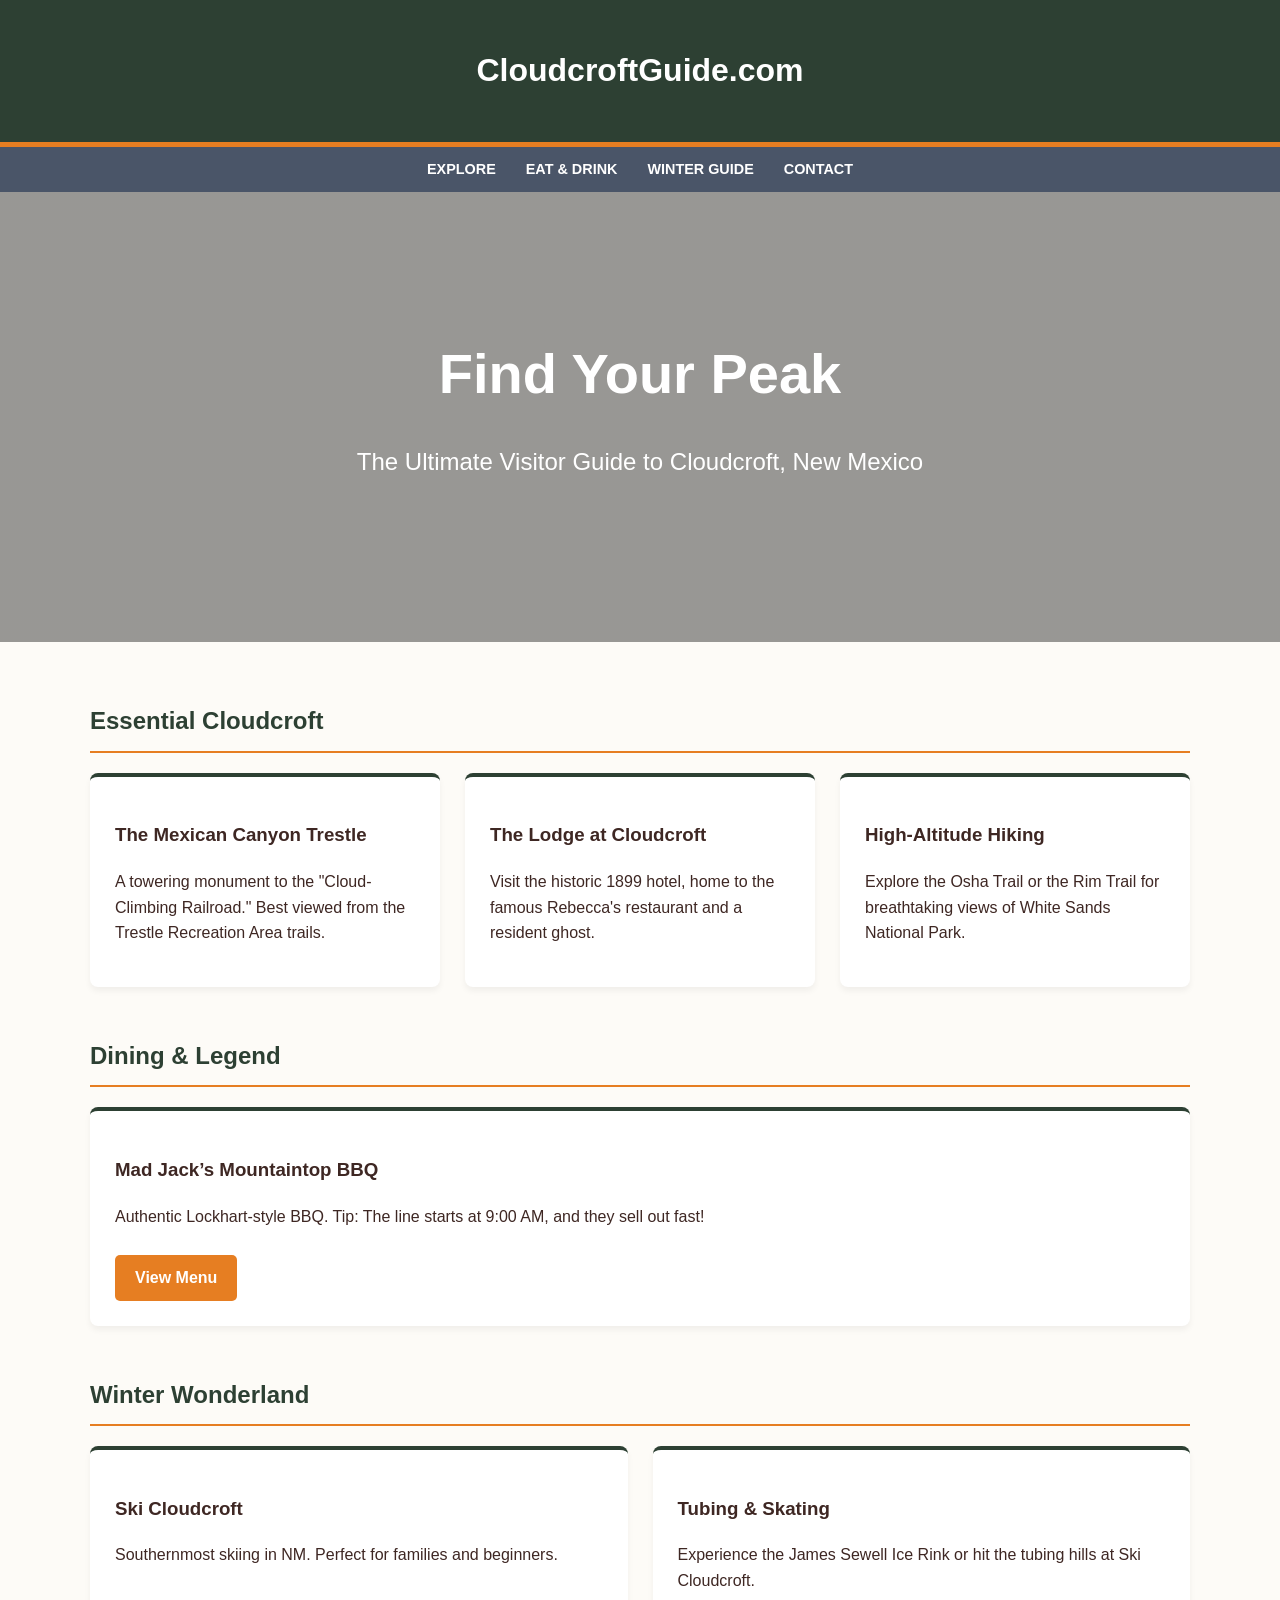
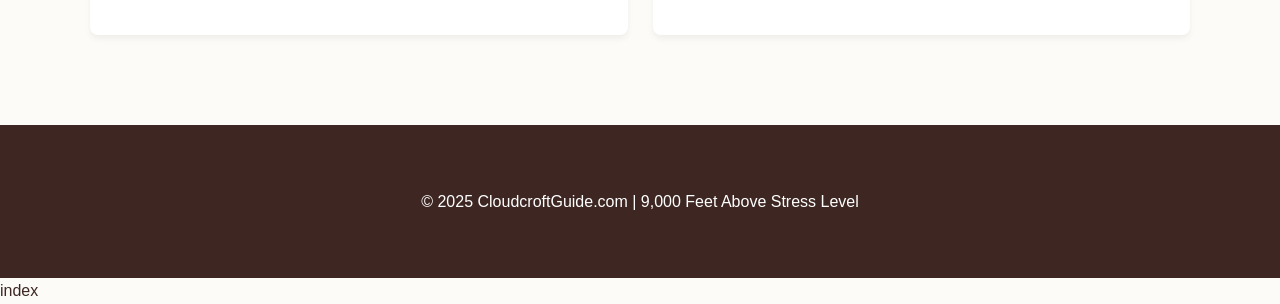
<file: cc-guide/index.html>
<!DOCTYPE html>
<html lang="en">
<head>
    <meta charset="UTF-8">
    <meta name="viewport" content="width=device-width, initial-scale=1.0">
    <title>Cloudcroft Guide | 9,000 Feet Above Stress Level</title>
    <style>
        :root {
            --evergreen: #2D4033;
            --slate: #4A5568;
            --sunset: #E67E22;
            --cream: #FDFBF7;
            --bark: #3E2723;
        }

        body { font-family: 'Segoe UI', sans-serif; margin: 0; background-color: var(--cream); color: var(--bark); line-height: 1.6; }
        header { background: var(--evergreen); color: white; padding: 1.5rem; text-align: center; border-bottom: 5px solid var(--sunset); }
        nav { background: var(--slate); display: flex; justify-content: center; padding: 0.7rem; sticky; top: 0; }
        nav a { color: white; text-decoration: none; margin: 0 15px; font-weight: bold; text-transform: uppercase; font-size: 0.9rem; }
        
        .hero { 
            background: linear-gradient(rgba(0,0,0,0.4), rgba(0,0,0,0.4)), url('https://images.unsplash.com/photo-1464822759023-fed622ff2c3b?auto=format&fit=crop&w=1200&q=80');
            background-size: cover; background-position: center; height: 50vh; display: flex; flex-direction: column; 
            justify-content: center; align-items: center; color: white; text-align: center;
        }

        .container { max-width: 1100px; margin: 0 auto; padding: 40px 20px; }
        .grid { display: grid; grid-template-columns: repeat(auto-fit, minmax(300px, 1fr)); gap: 25px; }
        .card { background: white; padding: 25px; border-radius: 8px; box-shadow: 0 4px 6px rgba(0,0,0,0.05); border-top: 4px solid var(--evergreen); }
        h2 { color: var(--evergreen); border-bottom: 2px solid var(--sunset); padding-bottom: 10px; }
        .btn { background: var(--sunset); color: white; padding: 10px 20px; text-decoration: none; border-radius: 5px; display: inline-block; margin-top: 10px; font-weight: bold; }
        footer { background: var(--bark); color: white; text-align: center; padding: 3rem; margin-top: 50px; }
    </style>
</head>
<body>

<header>
    <h1>CloudcroftGuide.com</h1>
</header>

<nav>
    <a href="#explore">Explore</a>
    <a href="#eat">Eat & Drink</a>
    <a href="#winter">Winter Guide</a>
    <a href="contact.html">Contact</a>
</nav>

<section class="hero">
    <h1 style="font-size: 3.5rem; margin: 0;">Find Your Peak</h1>
    <p style="font-size: 1.5rem;">The Ultimate Visitor Guide to Cloudcroft, New Mexico</p>
</section>

<div class="container">
    <section id="explore">
        <h2>Essential Cloudcroft</h2>
        <div class="grid">
            <div class="card">
                <h3>The Mexican Canyon Trestle</h3>
                <p>A towering monument to the "Cloud-Climbing Railroad." Best viewed from the Trestle Recreation Area trails.</p>
            </div>
            <div class="card">
                <h3>The Lodge at Cloudcroft</h3>
                <p>Visit the historic 1899 hotel, home to the famous Rebecca's restaurant and a resident ghost.</p>
            </div>
            <div class="card">
                <h3>High-Altitude Hiking</h3>
                <p>Explore the Osha Trail or the Rim Trail for breathtaking views of White Sands National Park.</p>
            </div>
        </div>
    </section>

    <section id="eat" style="margin-top: 50px;">
        <h2>Dining & Legend</h2>
        <div class="card">
            <h3>Mad Jack’s Mountaintop BBQ</h3>
            <p>Authentic Lockhart-style BBQ. Tip: The line starts at 9:00 AM, and they sell out fast!</p>
            <a href="https://www.madjacksbbq.com" class="btn">View Menu</a>
        </div>
    </section>

    <section id="winter" style="margin-top: 50px;">
        <h2>Winter Wonderland</h2>
        <div class="grid">
            <div class="card">
                <h3>Ski Cloudcroft</h3>
                <p>Southernmost skiing in NM. Perfect for families and beginners.</p>
            </div>
            <div class="card">
                <h3>Tubing & Skating</h3>
                <p>Experience the James Sewell Ice Rink or hit the tubing hills at Ski Cloudcroft.</p>
            </div>
        </div>
    </section>
</div>

<footer>
    <p>&copy; 2025 CloudcroftGuide.com | 9,000 Feet Above Stress Level</p>
</footer>

</body>
</html>index
</file>
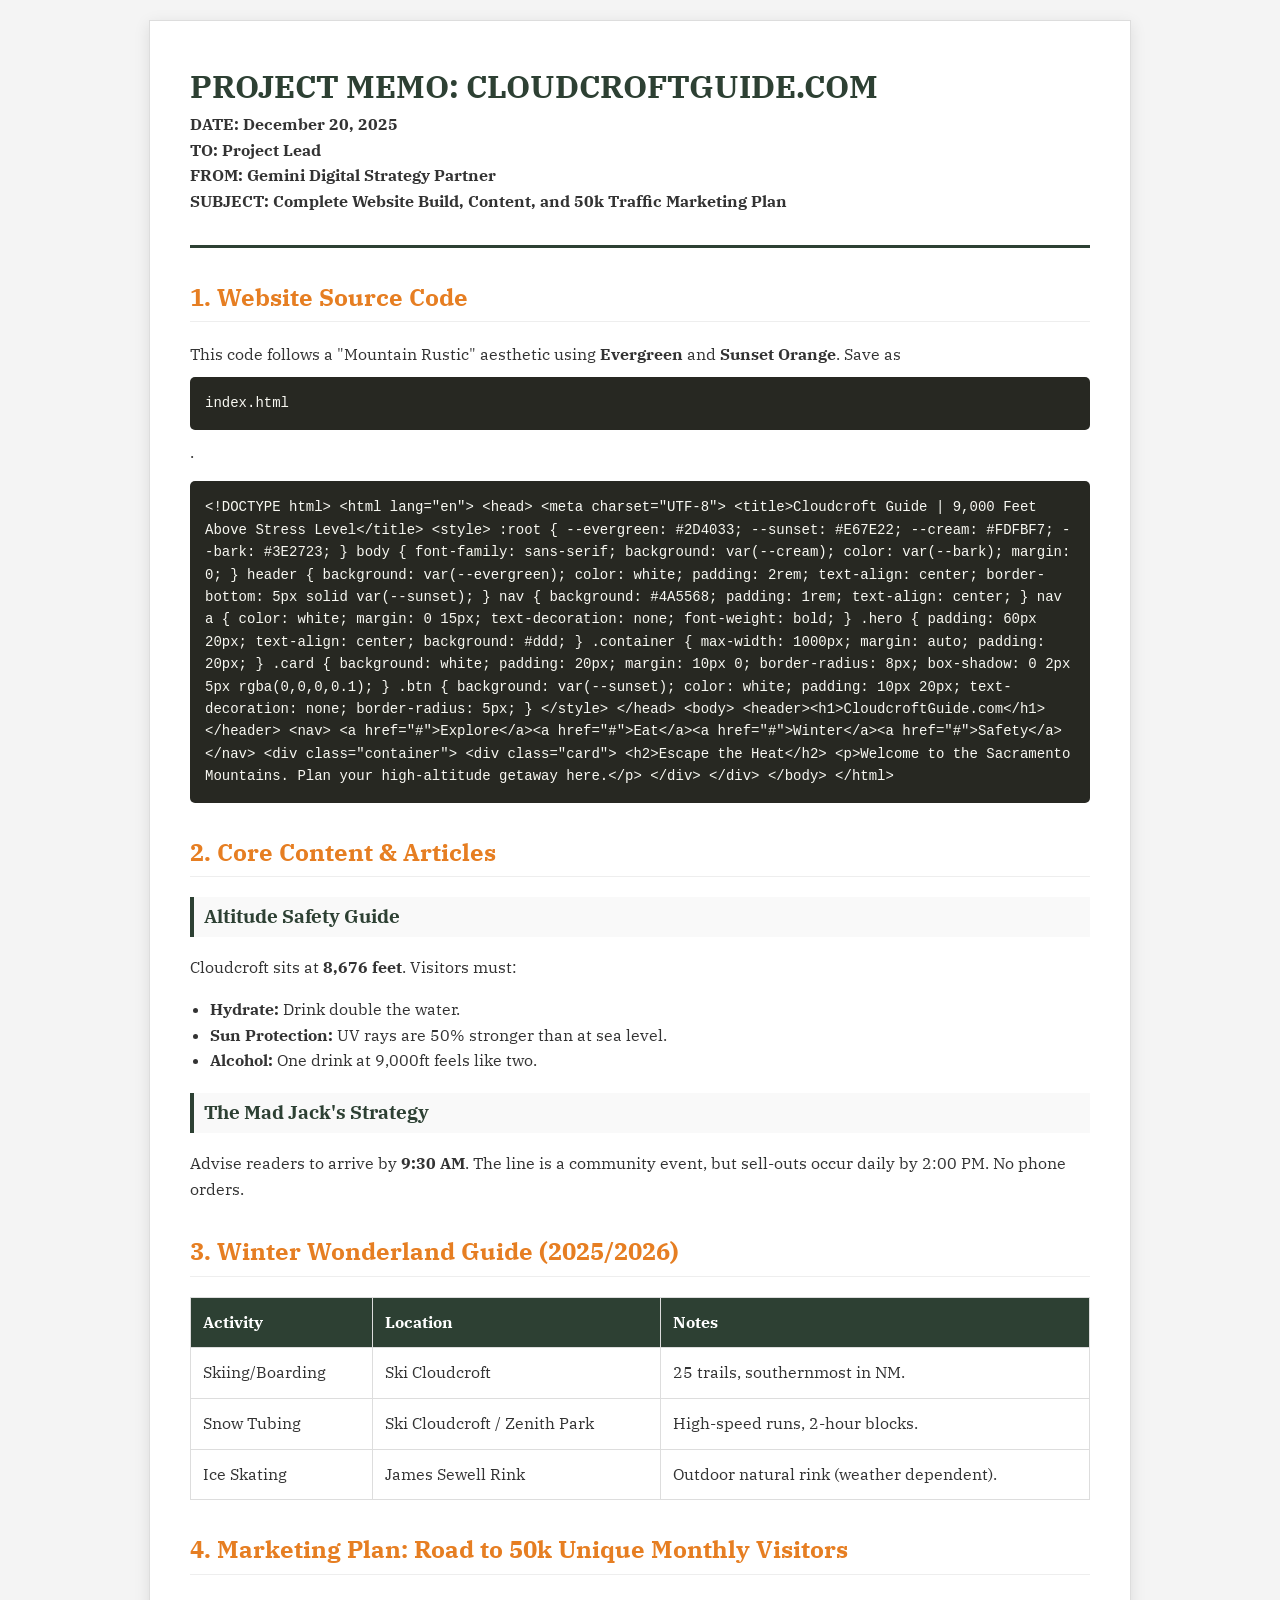
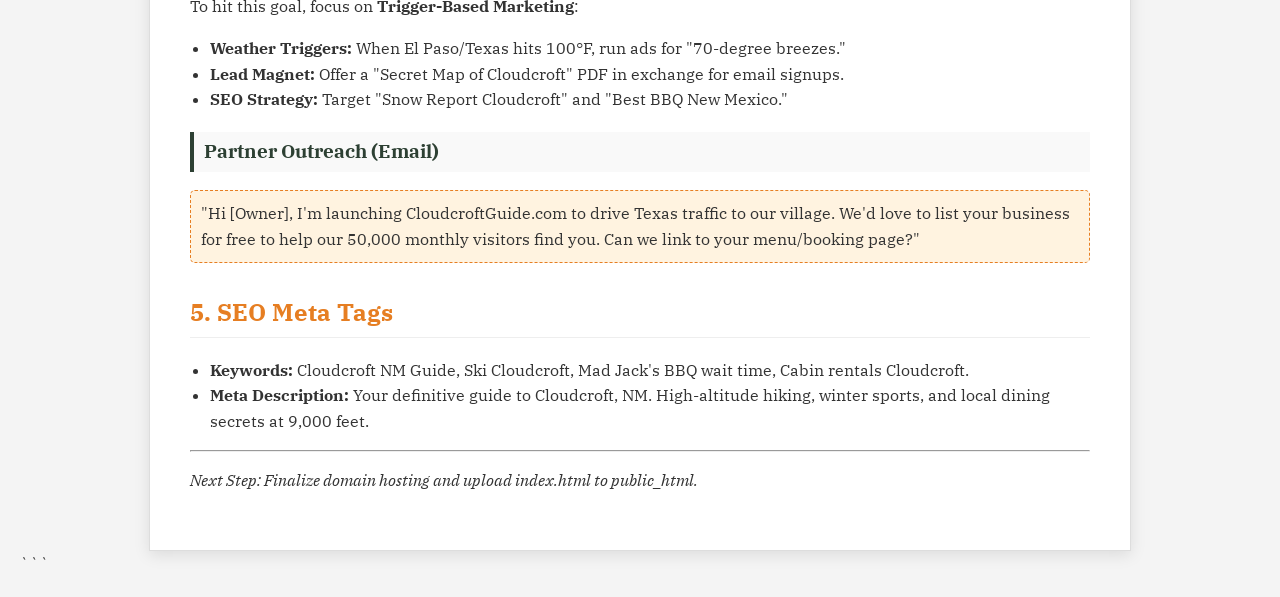
<file: Guide-Memo.html>
<!DOCTYPE html>
<html lang="en">
<head>
    <meta charset="UTF-8">
    <meta name="viewport" content="width=device-width, initial-scale=1.0">
    <title>CloudcroftGuide.com Project Master Memo</title>

    <link rel="preconnect" href="https://fonts.googleapis.com">
        <link rel="preconnect" href="https://fonts.gstatic.com" crossorigin>
        <link href="https://fonts.googleapis.com/css2?family=IBM+Plex+Sans:wght@400;700&family=IBM+Plex+Serif:wght@400;600&display=swap" rel="stylesheet">
    <style>
        body { font-family: 'ibm plex serif', Arial, sans-serif; line-height: 1.6; color: #333; background-color: #f4f4f4; margin: 0; padding: 20px; }
        .memo-container { max-width: 900px; margin: auto; background: #fff; padding: 40px; border: 1px solid #ddd; box-shadow: 0 4px 15px rgba(0,0,0,0.1); }
        header { border-bottom: 3px solid #2D4033; margin-bottom: 30px; padding-bottom: 10px; }
        h1 { color: #2D4033; margin: 0; }
        h2 { color: #E67E22; border-bottom: 1px solid #eee; padding-bottom: 5px; margin-top: 30px; }
        h3 { color: #2D4033; background: #f9f9f9; padding: 5px 10px; border-left: 4px solid #2D4033; }
        .meta-info { margin-bottom: 20px; font-weight: bold; }
        code { display: block; background: #272822; color: #f8f8f2; padding: 15px; border-radius: 5px; overflow-x: auto; font-family: 'Courier New', Courier, monospace; font-size: 14px; margin: 10px 0; }
        .highlight { background: #fff3e0; padding: 10px; border: 1px dashed #E67E22; border-radius: 5px; }
        ul { padding-left: 20px; }
        table { width: 100%; border-collapse: collapse; margin: 20px 0; }
        table, th, td { border: 1px solid #ddd; }
        th, td { padding: 12px; text-align: left; }
        th { background-color: #2D4033; color: white; }
    </style>
</head>
<body>

<div class="memo-container">
    <header>
        <h1>PROJECT MEMO: CLOUDCROFTGUIDE.COM</h1>
        <div class="meta-info">
            DATE: December 20, 2025<br>
            TO: Project Lead<br>
            FROM: Gemini Digital Strategy Partner<br>
            SUBJECT: Complete Website Build, Content, and 50k Traffic Marketing Plan
        </div>
    </header>

    <h2>1. Website Source Code</h2>
    <p>This code follows a "Mountain Rustic" aesthetic using <b>Evergreen</b> and <b>Sunset Orange</b>. Save as <code>index.html</code>.</p>
    <code>
&lt;!DOCTYPE html&gt;
&lt;html lang="en"&gt;
&lt;head&gt;
    &lt;meta charset="UTF-8"&gt;
    &lt;title&gt;Cloudcroft Guide | 9,000 Feet Above Stress Level&lt;/title&gt;
    &lt;style&gt;
        :root { --evergreen: #2D4033; --sunset: #E67E22; --cream: #FDFBF7; --bark: #3E2723; }
        body { font-family: sans-serif; background: var(--cream); color: var(--bark); margin: 0; }
        header { background: var(--evergreen); color: white; padding: 2rem; text-align: center; border-bottom: 5px solid var(--sunset); }
        nav { background: #4A5568; padding: 1rem; text-align: center; }
        nav a { color: white; margin: 0 15px; text-decoration: none; font-weight: bold; }
        .hero { padding: 60px 20px; text-align: center; background: #ddd; }
        .container { max-width: 1000px; margin: auto; padding: 20px; }
        .card { background: white; padding: 20px; margin: 10px 0; border-radius: 8px; box-shadow: 0 2px 5px rgba(0,0,0,0.1); }
        .btn { background: var(--sunset); color: white; padding: 10px 20px; text-decoration: none; border-radius: 5px; }
    &lt;/style&gt;
&lt;/head&gt;
&lt;body&gt;
    &lt;header&gt;&lt;h1&gt;CloudcroftGuide.com&lt;/h1&gt;&lt;/header&gt;
    &lt;nav&gt;
        &lt;a href="#"&gt;Explore&lt;/a&gt;&lt;a href="#"&gt;Eat&lt;/a&gt;&lt;a href="#"&gt;Winter&lt;/a&gt;&lt;a href="#"&gt;Safety&lt;/a&gt;
    &lt;/nav&gt;
    &lt;div class="container"&gt;
        &lt;div class="card"&gt;
            &lt;h2&gt;Escape the Heat&lt;/h2&gt;
            &lt;p&gt;Welcome to the Sacramento Mountains. Plan your high-altitude getaway here.&lt;/p&gt;
        &lt;/div&gt;
    &lt;/div&gt;
&lt;/body&gt;
&lt;/html&gt;
    </code>

    <h2>2. Core Content & Articles</h2>
    <h3>Altitude Safety Guide</h3>
    <p>Cloudcroft sits at <b>8,676 feet</b>. Visitors must:</p>
    <ul>
        <li><b>Hydrate:</b> Drink double the water.</li>
        <li><b>Sun Protection:</b> UV rays are 50% stronger than at sea level.</li>
        <li><b>Alcohol:</b> One drink at 9,000ft feels like two.</li>
    </ul>

    <h3>The Mad Jack's Strategy</h3>
    <p>Advise readers to arrive by <b>9:30 AM</b>. The line is a community event, but sell-outs occur daily by 2:00 PM. No phone orders.</p>

    <h2>3. Winter Wonderland Guide (2025/2026)</h2>
    <table>
        <tr>
            <th>Activity</th>
            <th>Location</th>
            <th>Notes</th>
        </tr>
        <tr>
            <td>Skiing/Boarding</td>
            <td>Ski Cloudcroft</td>
            <td>25 trails, southernmost in NM.</td>
        </tr>
        <tr>
            <td>Snow Tubing</td>
            <td>Ski Cloudcroft / Zenith Park</td>
            <td>High-speed runs, 2-hour blocks.</td>
        </tr>
        <tr>
            <td>Ice Skating</td>
            <td>James Sewell Rink</td>
            <td>Outdoor natural rink (weather dependent).</td>
        </tr>
    </table>

    <h2>4. Marketing Plan: Road to 50k Unique Monthly Visitors</h2>
    <p>To hit this goal, focus on <b>Trigger-Based Marketing</b>:</p>
    <ul>
        <li><b>Weather Triggers:</b> When El Paso/Texas hits 100°F, run ads for "70-degree breezes."</li>
        <li><b>Lead Magnet:</b> Offer a "Secret Map of Cloudcroft" PDF in exchange for email signups.</li>
        <li><b>SEO Strategy:</b> Target "Snow Report Cloudcroft" and "Best BBQ New Mexico."</li>
    </ul>

    <h3>Partner Outreach (Email)</h3>
    <div class="highlight">
        "Hi [Owner], I'm launching CloudcroftGuide.com to drive Texas traffic to our village. We'd love to list your business for free to help our 50,000 monthly visitors find you. Can we link to your menu/booking page?"
    </div>

    <h2>5. SEO Meta Tags</h2>
    <ul>
        <li><b>Keywords:</b> Cloudcroft NM Guide, Ski Cloudcroft, Mad Jack's BBQ wait time, Cabin rentals Cloudcroft.</li>
        <li><b>Meta Description:</b> Your definitive guide to Cloudcroft, NM. High-altitude hiking, winter sports, and local dining secrets at 9,000 feet.</li>
    </ul>

    <footer>
        <hr>
        <p><i>Next Step: Finalize domain hosting and upload index.html to public_html.</i></p>
    </footer>
</div>

</body>
</html>

```
</file>
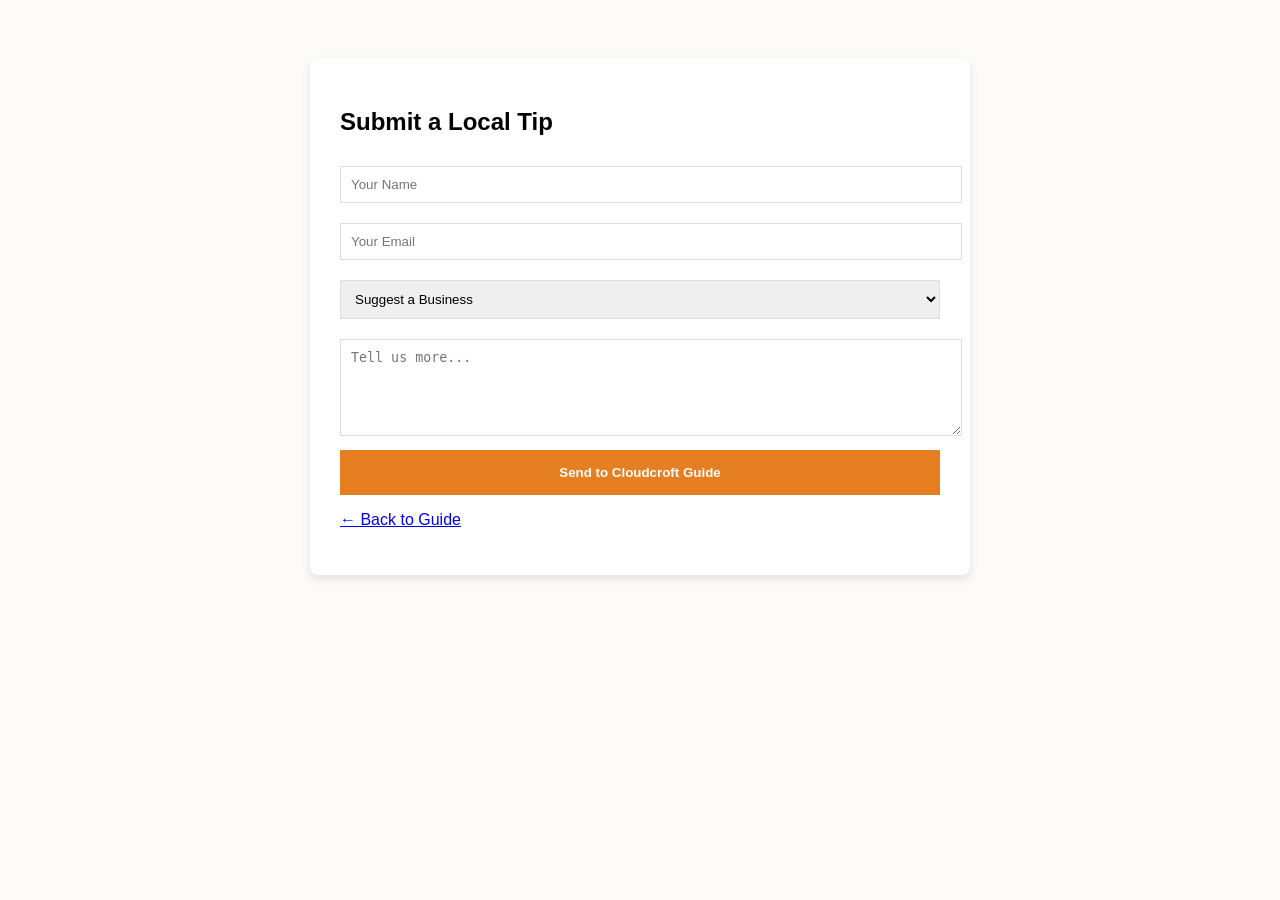
<file: cc-guide/contact.html>
<!DOCTYPE html>
<html lang="en">
<head>
    <meta charset="UTF-8">
    <title>Contact Us | Cloudcroft Guide</title>
    <style>
        body { font-family: sans-serif; background-color: #FDFBF7; padding: 50px; }
        .form-box { max-width: 600px; margin: auto; background: white; padding: 30px; border-radius: 8px; box-shadow: 0 4px 10px rgba(0,0,0,0.1); }
        input, select, textarea { width: 100%; padding: 10px; margin: 10px 0; border: 1px solid #ddd; }
        button { background: #E67E22; color: white; border: none; padding: 15px 20px; width: 100%; cursor: pointer; font-weight: bold; }
    </style>
</head>
<body>
    <div class="form-box">
        <h2>Submit a Local Tip</h2>
        <form>
            <input type="text" placeholder="Your Name" required>
            <input type="email" placeholder="Your Email" required>
            <select>
                <option>Suggest a Business</option>
                <option>Report a Trail Condition</option>
                <option>General Inquiry</option>
            </select>
            <textarea placeholder="Tell us more..." rows="5"></textarea>
            <button type="submit">Send to Cloudcroft Guide</button>
        </form>
        <p><a href="index.html">← Back to Guide</a></p>
    </div>
</body>
</html>
</file>
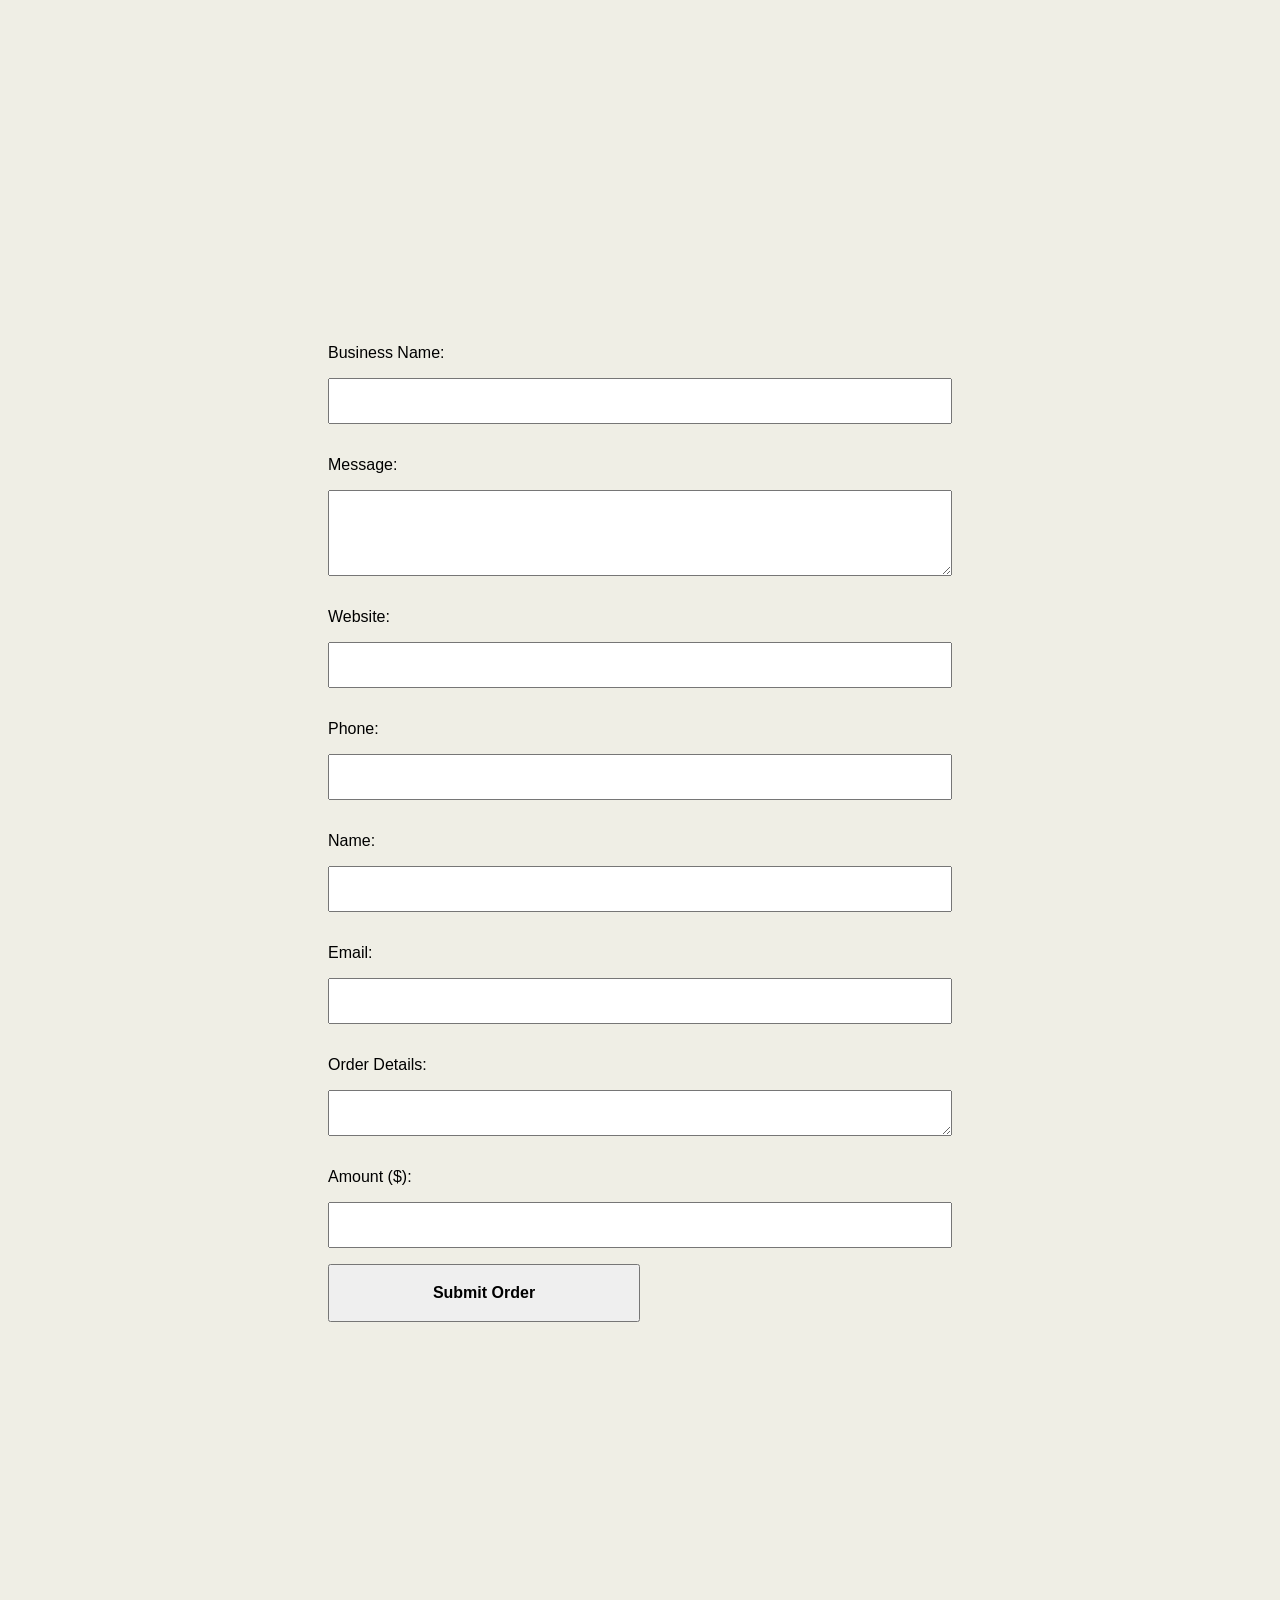
<file: Classifieds/Order-Form.html>
<!DOCTYPE html>
<html lang="en">
<head>
    <meta charset="UTF-8">
    <meta name="viewport" content="width=device-width, initial-scale=1.0">
    <title>Order Form</title>
    <style>
        body {
            padding: 25vw;
            background-color: #efeee5;
            font-family: 'Franklin Gothic Medium', Arial, sans-serif;
        }
        form {
            display: flex;
            flex-direction: column;
            gap: 1em;
        }
        label {
            margin-top: 1em;
        }
        input, textarea {
            height: 3em; /* Adjust this value as needed */
        }
        #message {
            height: auto; /* Allow the textarea to grow as needed */
            min-height: 6em; /* Set a minimum height */
        }
    </style>
</head>
<body>
    <form method="POST">
        <label for="business-name">Business Name:</label>
        <input type="text" id="business-name" name="business-name">
        
        <label for="message">Message:</label>
        <textarea id="message" name="message"></textarea>
        
        <label for="web">Website:</label>
        <input type="url" id="web" name="web">
        
        <label for="phone">Phone:</label>
        <input type="tel" id="phone" name="phone">
        
        <label for="name">Name:</label>
        <input type="text" id="name" name="name" required>
        
        <label for="email">Email:</label>
        <input type="email" id="email" name="email" required>
        
        <label for="order">Order Details:</label>
        <textarea id="order" name="order" required></textarea>
        
        <label for="amount">Amount ($):</label>
        <input type="number" id="amount" name="amount" step="0.01" required>
        
        <button style="font-size:1em;
                font-weight:700;
                padding:2vh!important;
                max-width:50%!important" 
            type="submit">Submit Order</button>
    </form>
</body>
<script>
    document.querySelector('form').addEventListener('submit', function(event) {
        event.preventDefault();
        
        const formData = new FormData(event.target);
        const data = {};
        formData.forEach((value, key) => {
            data[key] = value;
        });

        const blob = new Blob([JSON.stringify(data, null, 2)], { type: 'text/plain' });
        const url = URL.createObjectURL(blob);
        const a = document.createElement('a');
        a.href = url;
        a.download = 'order.txt';
        document.body.appendChild(a);
        a.click();
        document.body.removeChild(a);
        URL.revokeObjectURL(url);
    });
</script>
    <script>
        document.querySelector('form').addEventListener('submit', function(event) {
            event.preventDefault();
            
            const formData = new FormData(event.target);
            const data = {};
            formData.forEach((value, key) => {
                data[key] = value;
            });

            fetch('/save-order', {
                method: 'POST',
                headers: {
                    'Content-Type': 'application/json'
                },
                body: JSON.stringify(data)
            })
            .then(response => response.json())
            .then(result => {
                if (result.success) {
                    alert('Order saved successfully!');
                } else {
                    alert('Failed to save order.');
                }
            })
            .catch(error => {
                console.error('Error:', error);
                alert('An error occurred while saving the order.');
            });
        });
    </script>
    
</script>
</html>
</file>
